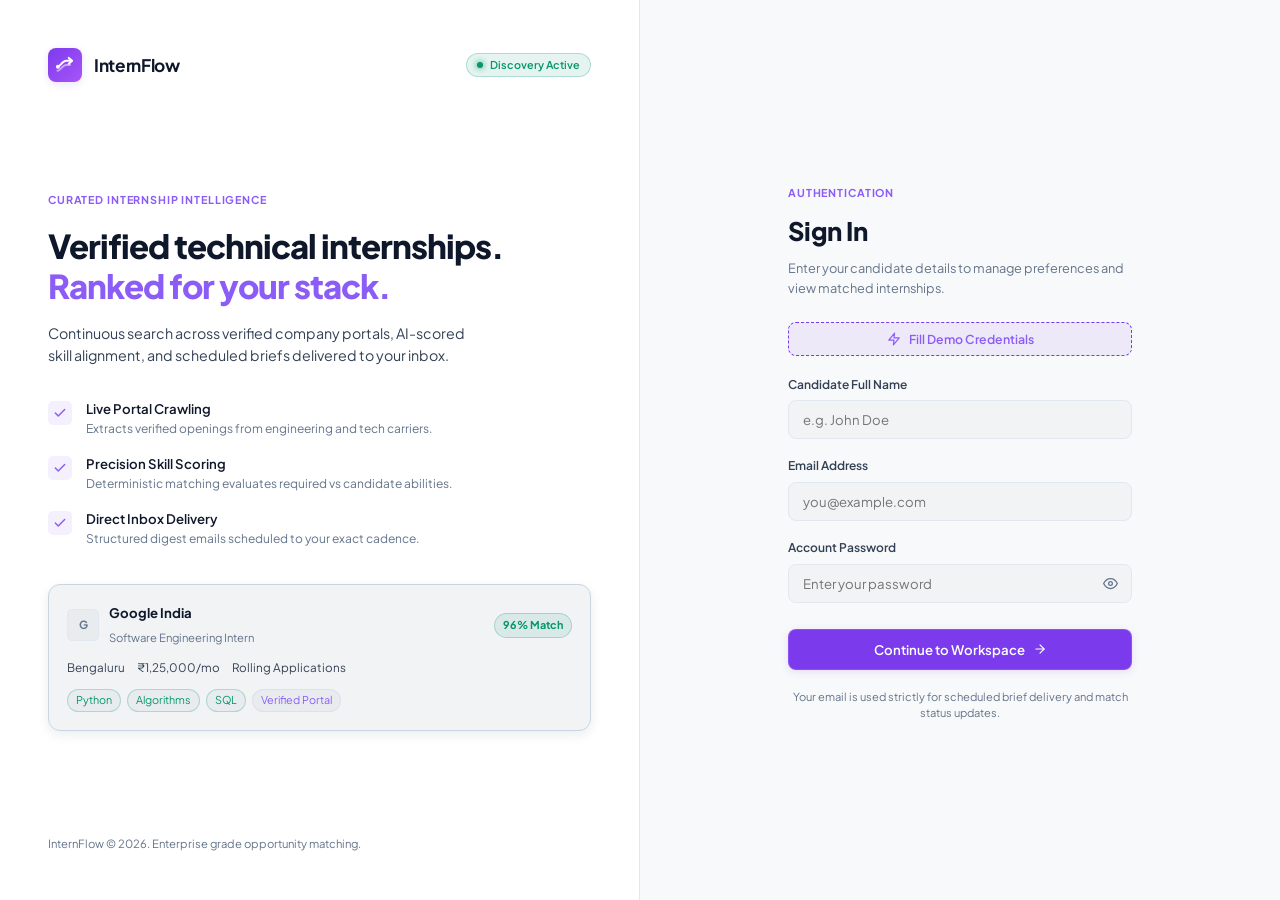
<file: index.html>
<!DOCTYPE html>
<html lang="en">

<head>
    <meta charset="UTF-8">
    <meta name="viewport" content="width=device-width, initial-scale=1.0">
    <meta name="description"
        content="InternFlow — Executive internship intelligence and automated matching engine for engineering and technology opportunities.">

    <title>InternFlow — Internship Discovery & Intelligence</title>
    <link rel="icon" type="image/svg+xml"
        href="data:image/svg+xml,%3Csvg xmlns='http://www.w3.org/2000/svg' viewBox='0 0 32 32'%3E%3Crect width='32' height='32' rx='8' fill='%237C3AED'/%3E%3Cpath d='M5 19c4 0 6.5-8.5 12.5-8.5h7.5' stroke='white' stroke-width='2.6' stroke-linecap='round' stroke-linejoin='round' fill='none'/%3E%3Cpath d='M21 6.5l4 4-4 4' stroke='white' stroke-width='2.6' stroke-linecap='round' stroke-linejoin='round' fill='none'/%3E%3Cpath d='M5 25c4 0 6.5-8.5 12.5-8.5h5' stroke='white' stroke-width='2.6' stroke-linecap='round' stroke-opacity='0.5' fill='none'/%3E%3Ccircle cx='5.5' cy='19' r='1.5' fill='white'/%3E%3C/svg%3E">

    <link rel="preconnect" href="https://fonts.googleapis.com">
    <link rel="preconnect" href="https://fonts.gstatic.com" crossorigin>
    <link
        href="https://fonts.googleapis.com/css2?family=Plus+Jakarta+Sans:wght@300;400;500;600;700;800&family=JetBrains+Mono:wght@400;500&display=swap"
        rel="stylesheet">

    <link rel="stylesheet" href="style.css">
</head>

<body class="light-theme">

    <!-- ================= LOGIN VIEW ================= -->

    <section id="loginPage" class="page active">

        <div class="login-page">

            <!-- Left Visual Panel -->
            <div class="login-visual">

                <div class="visual-top">
                    <div class="visual-brand-wrap">
                        <div class="brand-logo-mark" aria-label="InternFlow Logo">
                            <svg class="brand-icon" width="20" height="20" viewBox="0 0 24 24" fill="none"
                                stroke="currentColor" stroke-width="2.4" stroke-linecap="round" stroke-linejoin="round">
                                <path d="M3 14c3.5 0 5.5-7 10.5-7h6.5" />
                                <polyline points="16.5 3.5 20.5 7 16.5 10.5" />
                                <path d="M3 19c3.5 0 5.5-7 10.5-7h4.5" stroke-opacity="0.5" />
                                <circle cx="3.5" cy="14" r="1.2" fill="currentColor" />
                            </svg>
                        </div>
                        <span class="brand-title">InternFlow</span>
                    </div>
                    <div class="engine-live-pill">
                        <span class="pulse-dot"></span>
                        <span>Discovery Active</span>
                    </div>
                </div>

                <div class="visual-content">

                    <span class="category-eyebrow">
                        CURATED INTERNSHIP INTELLIGENCE
                    </span>

                    <h1>
                        Verified technical internships.<br>
                        <span>Ranked for your stack.</span>
                    </h1>

                    <p class="visual-lead">
                        Continuous search across verified company portals, AI-scored skill alignment, and scheduled
                        briefs delivered to your inbox.
                    </p>

                    <div class="visual-feature-list">

                        <div class="visual-feature-item">
                            <div class="feature-icon-box">
                                <svg width="14" height="14" viewBox="0 0 24 24" fill="none" stroke="currentColor"
                                    stroke-width="2.5" stroke-linecap="round" stroke-linejoin="round">
                                    <polyline points="20 6 9 17 4 12"></polyline>
                                </svg>
                            </div>
                            <div>
                                <strong>Live Portal Crawling</strong>
                                <p>Extracts verified openings from engineering and tech carriers.</p>
                            </div>
                        </div>

                        <div class="visual-feature-item">
                            <div class="feature-icon-box">
                                <svg width="14" height="14" viewBox="0 0 24 24" fill="none" stroke="currentColor"
                                    stroke-width="2.5" stroke-linecap="round" stroke-linejoin="round">
                                    <polyline points="20 6 9 17 4 12"></polyline>
                                </svg>
                            </div>
                            <div>
                                <strong>Precision Skill Scoring</strong>
                                <p>Deterministic matching evaluates required vs candidate abilities.</p>
                            </div>
                        </div>

                        <div class="visual-feature-item">
                            <div class="feature-icon-box">
                                <svg width="14" height="14" viewBox="0 0 24 24" fill="none" stroke="currentColor"
                                    stroke-width="2.5" stroke-linecap="round" stroke-linejoin="round">
                                    <polyline points="20 6 9 17 4 12"></polyline>
                                </svg>
                            </div>
                            <div>
                                <strong>Direct Inbox Delivery</strong>
                                <p>Structured digest emails scheduled to your exact cadence.</p>
                            </div>
                        </div>

                    </div>

                    <!-- Clean Preview Snippet -->
                    <div class="hero-live-preview">
                        <div class="preview-badge-row">
                            <div class="preview-company-group">
                                <span class="preview-avatar">G</span>
                                <div>
                                    <strong>Google India</strong>
                                    <span>Software Engineering Intern</span>
                                </div>
                            </div>
                            <span class="preview-match-pill">96% Match</span>
                        </div>
                        <div class="preview-meta-row">
                            <span>Bengaluru</span>
                            <span>₹1,25,000/mo</span>
                            <span>Rolling Applications</span>
                        </div>
                        <div class="preview-skills-row">
                            <span class="preview-chip match">Python</span>
                            <span class="preview-chip match">Algorithms</span>
                            <span class="preview-chip match">SQL</span>
                            <span class="preview-chip verified-chip">Verified Portal</span>
                        </div>
                    </div>

                </div>

                <div class="visual-footer">
                    <span>InternFlow &copy; 2026. Enterprise grade opportunity matching.</span>
                </div>

            </div>


            <!-- Right Form Panel -->
            <div class="login-form-area">

                <div class="mobile-brand">
                    <div class="brand-logo-mark" aria-label="InternFlow Logo">
                        <svg class="brand-icon" width="20" height="20" viewBox="0 0 24 24" fill="none"
                            stroke="currentColor" stroke-width="2.4" stroke-linecap="round" stroke-linejoin="round">
                            <path d="M3 14c3.5 0 5.5-7 10.5-7h6.5" />
                            <polyline points="16.5 3.5 20.5 7 16.5 10.5" />
                            <path d="M3 19c3.5 0 5.5-7 10.5-7h4.5" stroke-opacity="0.5" />
                            <circle cx="3.5" cy="14" r="1.2" fill="currentColor" />
                        </svg>
                    </div>
                    <span class="brand-title">InternFlow</span>
                </div>

                <div class="login-form-wrapper">

                    <span class="category-eyebrow">
                        AUTHENTICATION
                    </span>

                    <h2>Sign In</h2>

                    <p class="form-description">
                        Enter your candidate details to manage preferences and view matched internships.
                    </p>

                    <div class="quick-demo-wrap">
                        <button type="button" id="quickDemoBtn" class="quick-demo-btn">
                            <svg width="14" height="14" viewBox="0 0 24 24" fill="none" stroke="currentColor"
                                stroke-width="2" stroke-linecap="round" stroke-linejoin="round">
                                <polygon points="13 2 3 14 12 14 11 22 21 10 12 10 13 2"></polygon>
                            </svg>
                            <span>Fill Demo Credentials</span>
                        </button>
                    </div>

                    <form id="loginForm">

                        <div class="input-group">
                            <label for="loginName">Candidate Full Name</label>
                            <input type="text" id="loginName" placeholder="e.g. John Doe" required autocomplete="name">
                        </div>

                        <div class="input-group">
                            <label for="loginEmail">Email Address</label>
                            <input type="email" id="loginEmail" placeholder="you@example.com" required
                                autocomplete="email">
                        </div>

                        <div class="input-group">
                            <label for="loginPassword">Account Password</label>
                            <div class="password-input-wrap">
                                <input type="password" id="loginPassword" placeholder="Enter your password" required
                                    autocomplete="current-password">
                                <button type="button" id="togglePasswordBtn" class="toggle-password-btn"
                                    title="Toggle password visibility" aria-label="Toggle password visibility">
                                    <svg width="15" height="15" viewBox="0 0 24 24" fill="none" stroke="currentColor"
                                        stroke-width="2" stroke-linecap="round" stroke-linejoin="round">
                                        <path d="M1 12s4-8 11-8 11 8 11 8-4 8-11 8-11-8-11-8z"></path>
                                        <circle cx="12" cy="12" r="3"></circle>
                                    </svg>
                                </button>
                            </div>
                        </div>

                        <button type="submit" class="primary-btn">
                            <span>Continue to Workspace</span>
                            <svg width="14" height="14" viewBox="0 0 24 24" fill="none" stroke="currentColor"
                                stroke-width="2" stroke-linecap="round" stroke-linejoin="round">
                                <line x1="5" y1="12" x2="19" y2="12"></line>
                                <polyline points="12 5 19 12 12 19"></polyline>
                            </svg>
                        </button>

                    </form>

                    <p class="privacy-note">
                        Your email is used strictly for scheduled brief delivery and match status updates.
                    </p>

                </div>

            </div>

        </div>

    </section>


    <!-- ================= PREFERENCES VIEW ================= -->

    <section id="preferencesPage" class="page">

        <div class="app-shell">

            <header class="topbar">
                <div class="topbar-inner">
                    <div class="brand">
                        <div class="brand-logo-mark" aria-label="InternFlow Logo">
                            <svg class="brand-icon" width="20" height="20" viewBox="0 0 24 24" fill="none"
                                stroke="currentColor" stroke-width="2.4" stroke-linecap="round" stroke-linejoin="round">
                                <path d="M3 14c3.5 0 5.5-7 10.5-7h6.5" />
                                <polyline points="16.5 3.5 20.5 7 16.5 10.5" />
                                <path d="M3 19c3.5 0 5.5-7 10.5-7h4.5" stroke-opacity="0.5" />
                                <circle cx="3.5" cy="14" r="1.2" fill="currentColor" />
                            </svg>
                        </div>
                        <span class="brand-title">InternFlow</span>
                    </div>

                    <div class="topbar-right">
                        <button id="logoutBtn" class="secondary-btn btn-sm">
                            Sign Out
                        </button>
                    </div>
                </div>
            </header>


            <main class="preferences-main">

                <div class="preferences-container">

                    <div class="page-header-block">
                        <span class="category-eyebrow">CONFIGURATION</span>
                        <h1>Matching Preferences</h1>
                        <p>Specify your target disciplines, technical stack, compensation floor, and notification
                            cadence.</p>
                    </div>

                    <form id="preferencesForm">

                        <!-- 1. Domain & Target Role -->
                        <div class="settings-card">
                            <div class="settings-card-header">
                                <h3>Target Discipline & Role</h3>
                                <p>Select your primary industry vertical and opportunity classification.</p>
                            </div>

                            <div class="form-grid-two">
                                <div class="field">
                                    <label for="domain">Primary Domain</label>
                                    <select id="domain" required>
                                        <option value="">Select Domain...</option>
                                        <option>Cybersecurity</option>
                                        <option>Software Development</option>
                                        <option>Web Development</option>
                                        <option>App Development</option>
                                        <option>Data Science</option>
                                        <option>Artificial Intelligence</option>
                                        <option>Machine Learning</option>
                                        <option>Cloud Computing</option>
                                        <option>DevOps</option>
                                        <option>Cloud Security</option>
                                        <option>IoT</option>
                                        <option>Embedded Systems</option>
                                        <option>Networking</option>
                                        <option>Blockchain</option>
                                        <option>UI/UX Design</option>
                                        <option>Product Management</option>
                                        <option>Business Analytics</option>
                                        <option>Other</option>
                                    </select>
                                </div>

                                <div class="field">
                                    <label for="internshipType">Role Classification</label>
                                    <select id="internshipType">
                                        <option value="Any">Any Classification</option>
                                        <option>Technical</option>
                                        <option>Engineering</option>
                                        <option>Research</option>
                                        <option>Product</option>
                                        <option>Design</option>
                                        <option>Non-Technical</option>
                                    </select>
                                </div>
                            </div>
                        </div>


                        <!-- 2. Technical Stack & Skills -->
                        <div class="settings-card">
                            <div class="settings-card-header">
                                <h3>Technical Stack & Skills</h3>
                                <p>Enter the specific languages, libraries, tools, and platforms you want matched.</p>
                            </div>

                            <div class="field">
                                <label for="skills">Skills & Technologies (comma separated)</label>
                                <input type="text" id="skills" placeholder="e.g. Python, SQL, React, Linux, Docker, AWS"
                                    required>

                                <div class="skills-suggestion-chips">
                                    <span class="suggestion-label">Quick Suggestions:</span>
                                    <button type="button" class="skill-suggestion-chip" data-skill="Python">+
                                        Python</button>
                                    <button type="button" class="skill-suggestion-chip" data-skill="JavaScript">+
                                        JavaScript</button>
                                    <button type="button" class="skill-suggestion-chip" data-skill="SQL">+ SQL</button>
                                    <button type="button" class="skill-suggestion-chip" data-skill="React">+
                                        React</button>
                                    <button type="button" class="skill-suggestion-chip" data-skill="Docker">+
                                        Docker</button>
                                    <button type="button" class="skill-suggestion-chip" data-skill="Machine Learning">+
                                        ML</button>
                                    <button type="button" class="skill-suggestion-chip" data-skill="AWS">+ AWS</button>
                                    <button type="button" class="skill-suggestion-chip" data-skill="Node.js">+
                                        Node.js</button>
                                    <button type="button" class="skill-suggestion-chip" data-skill="Java">+
                                        Java</button>
                                </div>
                            </div>
                        </div>


                        <!-- 3. Location & Work Arrangement -->
                        <div class="settings-card">
                            <div class="settings-card-header">
                                <h3>Location & Work Arrangement</h3>
                                <p>Select acceptable cities and work modes for your placement.</p>
                            </div>

                            <div class="field">
                                <label>Target Work Hubs</label>
                                <div class="location-grid">
                                    <label class="choice"><input type="checkbox"
                                            value="Mumbai"><span>Mumbai</span></label>
                                    <label class="choice"><input type="checkbox" value="Pune"><span>Pune</span></label>
                                    <label class="choice"><input type="checkbox"
                                            value="Bengaluru"><span>Bengaluru</span></label>
                                    <label class="choice"><input type="checkbox"
                                            value="Hyderabad"><span>Hyderabad</span></label>
                                    <label class="choice"><input type="checkbox" value="Delhi NCR"><span>Delhi
                                            NCR</span></label>
                                    <label class="choice"><input type="checkbox"
                                            value="Chennai"><span>Chennai</span></label>
                                    <label class="choice"><input type="checkbox"
                                            value="Kolkata"><span>Kolkata</span></label>
                                    <label class="choice"><input type="checkbox"
                                            value="Ahmedabad"><span>Ahmedabad</span></label>
                                    <label class="choice"><input type="checkbox"
                                            value="Noida"><span>Noida</span></label>
                                    <label class="choice"><input type="checkbox"
                                            value="Gurugram"><span>Gurugram</span></label>
                                    <label class="choice"><input type="checkbox"
                                            value="Remote"><span>Remote</span></label>
                                    <label class="choice"><input type="checkbox"
                                            value="Anywhere in India"><span>Anywhere in India</span></label>
                                </div>
                            </div>

                            <div class="form-grid-two" style="margin-top: 16px;">
                                <div class="field">
                                    <label for="workMode">Work Arrangement</label>
                                    <select id="workMode">
                                        <option value="Any">Any Arrangement</option>
                                        <option>Remote</option>
                                        <option>Hybrid</option>
                                        <option>On-site</option>
                                    </select>
                                </div>

                                <div class="field">
                                    <label for="customLocation">Additional Location</label>
                                    <input type="text" id="customLocation" placeholder="Add custom city or state">
                                </div>
                            </div>
                        </div>


                        <!-- 4. Compensation & Duration -->
                        <div class="settings-card">
                            <div class="settings-card-header">
                                <h3>Compensation & Commitment</h3>
                                <p>Establish your minimum stipend criteria and placement duration.</p>
                            </div>

                            <div class="form-grid-three">
                                <div class="field">
                                    <label for="stipend">Minimum Monthly Stipend</label>
                                    <div class="rupee-input">
                                        <span class="currency-prefix">₹</span>
                                        <input type="number" id="stipend" min="0" step="1000" value="10000" required>
                                    </div>
                                </div>

                                <div class="field">
                                    <label for="paymentType">Compensation Type</label>
                                    <select id="paymentType">
                                        <option value="Paid only">Paid Opportunities Only</option>
                                        <option value="Any">Paid or Unpaid</option>
                                        <option value="Unpaid">Unpaid Acceptable</option>
                                    </select>
                                </div>

                                <div class="field">
                                    <label for="duration">Maximum Duration</label>
                                    <select id="duration">
                                        <option value="Any">Any Duration</option>
                                        <option>1 month</option>
                                        <option>2 months</option>
                                        <option>3 months</option>
                                        <option>6 months</option>
                                        <option>12 months</option>
                                    </select>
                                </div>
                            </div>
                        </div>


                        <!-- 5. Eligibility & Scale -->
                        <div class="settings-card">
                            <div class="settings-card-header">
                                <h3>Eligibility & Company Profile</h3>
                                <p>Filters to ensure you meet institutional and timing requirements.</p>
                            </div>

                            <div class="form-grid-four">
                                <div class="field">
                                    <label for="studyYear">Academic Standing</label>
                                    <select id="studyYear">
                                        <option>First year</option>
                                        <option selected>Second year</option>
                                        <option>Third year</option>
                                        <option>Fourth year</option>
                                        <option>Postgraduate</option>
                                    </select>
                                </div>

                                <div class="field">
                                    <label for="availability">Earliest Availability</label>
                                    <select id="availability">
                                        <option>Immediately</option>
                                        <option>Within 1 month</option>
                                        <option>Next month</option>
                                        <option>Flexible</option>
                                    </select>
                                </div>

                                <div class="field">
                                    <label for="deadline">Closing Date Threshold</label>
                                    <select id="deadline">
                                        <option>Any deadline</option>
                                        <option>At least 3 days left</option>
                                        <option>At least 1 week left</option>
                                        <option>At least 2 weeks left</option>
                                    </select>
                                </div>

                                <div class="field">
                                    <label for="companyType">Organization Scale</label>
                                    <select id="companyType">
                                        <option>Any company</option>
                                        <option>Startup</option>
                                        <option>Mid-size company</option>
                                        <option>Large Enterprise</option>
                                        <option>MNC</option>
                                        <option>Research Institute</option>
                                    </select>
                                </div>
                            </div>
                        </div>


                        <!-- 6. Automated Brief Delivery -->
                        <div class="settings-card">
                            <div class="settings-card-header">
                                <h3>Scheduled Brief Delivery</h3>
                                <p>Automated summary digests dispatched directly to your registered inbox.</p>
                            </div>

                            <div class="form-grid-two">
                                <div class="email-address-box">
                                    <div class="email-symbol-box">
                                        <svg width="18" height="18" viewBox="0 0 24 24" fill="none"
                                            stroke="currentColor" stroke-width="2" stroke-linecap="round"
                                            stroke-linejoin="round">
                                            <path
                                                d="M4 4h16c1.1 0 2 .9 2 2v12c0 1.1-.9 2-2 2H4c-1.1 0-2-.9-2-2V6c0-1.1.9-2 2-2z">
                                            </path>
                                            <polyline points="22,6 12,13 2,6"></polyline>
                                        </svg>
                                    </div>
                                    <div>
                                        <small class="field-caption">RECIPIENT INBOX</small>
                                        <strong id="preferenceEmail">your.email@example.com</strong>
                                    </div>
                                </div>

                                <div class="field">
                                    <label for="frequency">Dispatch Frequency</label>
                                    <select id="frequency">
                                        <option>Daily</option>
                                        <option>Every 3 days</option>
                                        <option>Weekly</option>
                                        <option value="Paused">Paused (No emails)</option>
                                    </select>
                                </div>
                            </div>
                        </div>


                        <!-- Actions Bar -->
                        <div class="form-actions-card">
                            <div>
                                <strong>Save Matching Profile</strong>
                                <p>Your search feed will immediately refresh with these updated parameters.</p>
                            </div>
                            <button type="submit" class="primary-btn">
                                <span>Save &amp; View Opportunities</span>
                                <svg width="14" height="14" viewBox="0 0 24 24" fill="none" stroke="currentColor"
                                    stroke-width="2" stroke-linecap="round" stroke-linejoin="round">
                                    <polyline points="9 18 15 12 9 6"></polyline>
                                </svg>
                            </button>
                        </div>

                    </form>

                </div>

            </main>

        </div>

    </section>


    <!-- ================= DASHBOARD VIEW ================= -->

    <section id="dashboardPage" class="page">

        <div class="app-shell">

            <header class="topbar">
                <div class="topbar-inner">
                    <div class="brand">
                        <div class="brand-logo-mark" aria-label="InternFlow Logo">
                            <svg class="brand-icon" width="20" height="20" viewBox="0 0 24 24" fill="none"
                                stroke="currentColor" stroke-width="2.4" stroke-linecap="round" stroke-linejoin="round">
                                <path d="M3 14c3.5 0 5.5-7 10.5-7h6.5" />
                                <polyline points="16.5 3.5 20.5 7 16.5 10.5" />
                                <path d="M3 19c3.5 0 5.5-7 10.5-7h4.5" stroke-opacity="0.5" />
                                <circle cx="3.5" cy="14" r="1.2" fill="currentColor" />
                            </svg>
                        </div>
                        <span class="brand-title">InternFlow</span>
                        <div class="engine-live-pill topbar-pill">
                            <span class="pulse-dot"></span>
                            <span>Engine Active</span>
                        </div>
                    </div>

                    <div class="topbar-right">

                        <div class="user-profile-badge">
                            <span class="user-avatar-initial">J</span>
                            <span id="userEmail" class="user-email-text">user@example.com</span>
                        </div>

                        <button id="dashboardLogout" class="secondary-btn btn-sm">
                            Sign Out
                        </button>
                    </div>
                </div>
            </header>


            <main class="dashboard-main">

                <div class="dashboard-container">

                    <!-- Dashboard Header & Top Utilities -->
                    <div class="workspace-header">
                        <div class="workspace-titles">
                            <span class="category-eyebrow">OPPORTUNITY FEED</span>
                            <h1 id="welcomeText">Matched Opportunities</h1>
                            <p class="workspace-sub">Live job openings discovered and ranked against your criteria.</p>
                        </div>

                        <div class="workspace-actions">
                            <button id="editPreferences" type="button" class="secondary-btn">
                                <svg width="14" height="14" viewBox="0 0 24 24" fill="none" stroke="currentColor"
                                    stroke-width="2" stroke-linecap="round" stroke-linejoin="round">
                                    <circle cx="12" cy="12" r="3"></circle>
                                    <path
                                        d="M19.4 15a1.65 1.65 0 0 0 .33 1.82l.06.06a2 2 0 0 1 0 2.83 2 2 0 0 1-2.83 0l-.06-.06a1.65 1.65 0 0 0-1.82-.33 1.65 1.65 0 0 0-1 1.51V21a2 2 0 0 1-2 2 2 2 0 0 1-2-2v-.09A1.65 1.65 0 0 0 9 19.4a1.65 1.65 0 0 0-1.82.33l-.06.06a2 2 0 0 1-2.83 0 2 2 0 0 1 0-2.83l.06-.06a1.65 1.65 0 0 0 .33-1.82 1.65 1.65 0 0 0-1.51-1H3a2 2 0 0 1-2-2 2 2 0 0 1 2-2h.09A1.65 1.65 0 0 0 4.6 9a1.65 1.65 0 0 0-.33-1.82l-.06-.06a2 2 0 0 1 0-2.83 2 2 0 0 1 2.83 0l.06.06a1.65 1.65 0 0 0 1.82.33H9a1.65 1.65 0 0 0 1-1.51V3a2 2 0 0 1 2-2 2 2 0 0 1 2 2v.09a1.65 1.65 0 0 0 1 1.51 1.65 1.65 0 0 0 1.82-.33l.06-.06a2 2 0 0 1 2.83 0 2 2 0 0 1 0 2.83l-.06.06a1.65 1.65 0 0 0-.33 1.82V9a1.65 1.65 0 0 0 1.51 1H21a2 2 0 0 1 2 2 2 2 0 0 1-2 2h-.09a1.65 1.65 0 0 0-1.51 1z">
                                    </path>
                                </svg>
                                <span>Edit Criteria</span>
                            </button>

                            <button id="triggerTestEmailBtn" type="button" class="secondary-btn">
                                <svg width="14" height="14" viewBox="0 0 24 24" fill="none" stroke="currentColor"
                                    stroke-width="2" stroke-linecap="round" stroke-linejoin="round">
                                    <path
                                        d="M4 4h16c1.1 0 2 .9 2 2v12c0 1.1-.9 2-2 2H4c-1.1 0-2-.9-2-2V6c0-1.1.9-2 2-2z">
                                    </path>
                                    <polyline points="22,6 12,13 2,6"></polyline>
                                </svg>
                                <span>Send Test Digest</span>
                            </button>

                            <button id="refreshSearchBtn" type="button" class="primary-btn btn-sm">
                                <svg width="14" height="14" viewBox="0 0 24 24" fill="none" stroke="currentColor"
                                    stroke-width="2" stroke-linecap="round" stroke-linejoin="round">
                                    <polyline points="23 4 23 10 17 10"></polyline>
                                    <path d="M20.49 15a9 9 0 1 1-2.12-9.36L23 10"></path>
                                </svg>
                                <span>Refresh</span>
                            </button>
                        </div>
                    </div>


                    <!-- Compact Executive Metric Ribbon -->
                    <div class="metrics-ribbon">
                        <div class="metric-cell">
                            <span class="metric-label">TARGET DOMAIN</span>
                            <strong id="summaryDomain" class="metric-value">—</strong>
                            <small id="summaryType" class="metric-hint">Any Classification</small>
                        </div>

                        <div class="metric-cell">
                            <span class="metric-label">MINIMUM STIPEND</span>
                            <strong id="summaryStipend" class="metric-value">—</strong>
                            <small id="summaryWorkMode" class="metric-hint">Any Arrangement</small>
                        </div>

                        <div class="metric-cell">
                            <span class="metric-label">LOCATIONS</span>
                            <strong id="summaryLocation" class="metric-value">—</strong>
                            <small id="matchTargetStatus" class="metric-hint">Deduplicated Pipeline</small>
                        </div>

                        <div class="metric-cell">
                            <span class="metric-label">SCHEDULED DELIVERY</span>
                            <strong id="frequencyStatus" class="metric-value">Daily</strong>
                            <small id="automationLastStatus" class="metric-hint">Runner Active</small>
                        </div>
                    </div>

                    <!-- Skills Indicator Row -->
                    <div class="skills-indicator-strip">
                        <span class="skills-strip-label">FILTERING BY SKILLS:</span>
                        <div id="summarySkills" class="skills-strip-content">—</div>
                    </div>

                    <!-- Hidden fields for script.js telemetry and binding -->
                    <div style="display: none;">
                        <span id="lastBriefStatus">Ready to dispatch</span>
                        <span id="lastBriefDesc">Personalized brief ready</span>
                        <span id="automationFrequency">Daily</span>
                        <span id="automationRecipient">—</span>
                    </div>

                    <!-- Feedback Banner -->
                    <div id="emailActionFeedback" class="action-feedback-box" style="display: none;"></div>


                    <!-- Opportunities Section -->
                    <section class="opportunities-section">

                        <!-- Unified Search & Filter Toolbar -->
                        <div class="workspace-toolbar">

                            <div class="toolbar-search-wrap">
                                <span class="toolbar-search-icon">
                                    <svg width="15" height="15" viewBox="0 0 24 24" fill="none" stroke="currentColor"
                                        stroke-width="2" stroke-linecap="round" stroke-linejoin="round">
                                        <circle cx="11" cy="11" r="8"></circle>
                                        <line x1="21" y1="21" x2="16.65" y2="16.65"></line>
                                    </svg>
                                </span>
                                <input type="text" id="internshipSearchInput" class="toolbar-search-input"
                                    placeholder="Filter by role, company, skills, or city..."
                                    aria-label="Filter internships">
                                <button type="button" id="clearSearchBtn" class="clear-search-btn"
                                    style="display: none;" title="Clear search">✕</button>
                            </div>

                            <div class="toolbar-pills-row">
                                <button type="button" class="filter-pill active" data-filter="all">All Roles</button>
                                <button type="button" class="filter-pill" data-filter="high-match">80%+ Match</button>
                                <button type="button" class="filter-pill" data-filter="remote">Remote Only</button>
                                <button type="button" class="filter-pill" data-filter="paid">Paid Only</button>
                                <button type="button" class="filter-pill" data-filter="saved">Saved (<span
                                        id="savedCountBadge">0</span>)</button>
                            </div>

                            <div class="toolbar-sort-wrap">
                                <label for="sortSelector" class="sort-label">Sort:</label>
                                <select id="sortSelector" class="toolbar-sort-select" aria-label="Sort internships">
                                    <option value="match-desc">Highest Match %</option>
                                    <option value="company-asc">Company (A-Z)</option>
                                    <option value="deadline">Closing Soon</option>
                                </select>
                            </div>

                        </div>

                        <!-- Results Header Count -->
                        <div class="results-header-bar">
                            <span class="results-heading">Discovered Openings</span>
                            <span id="resultsCount" class="results-counter-badge">0 Discovered</span>
                        </div>

                        <!-- Internship Cards Grid -->
                        <div id="internshipResults" class="internship-results-grid"></div>

                    </section>

                </div>

            </main>

        </div>

    </section>

    <!-- Global Toast Notifications Container -->
    <div id="toastContainer" class="toast-container" aria-live="polite"></div>

    <script src="script.js"></script>

</body>

</html>
</file>
<file: style.css>
/* ==========================================================================
   INTERNFLOW — EXECUTIVE PROFESSIONAL DESIGN SYSTEM
   Strict Rules: ZERO Blue, ZERO Cream, ZERO Teal.
   Aesthetics: Deep Obsidian Slate, Pure Titanium Light Mode,
   Royal Violet / Executive Amethyst Accents, Emerald & Amber Badges.
   ========================================================================== */

@import url('https://fonts.googleapis.com/css2?family=Plus+Jakarta+Sans:wght@300;400;500;600;700;800&family=JetBrains+Mono:wght@400;500;600&display=swap');

/* =========================================
   1. DESIGN TOKENS (PURE EXECUTIVE LIGHT THEME)
   Strict Rules: ZERO Blue, ZERO Cream, ZERO Teal.
   Aesthetics: Crisp White & Slate Surfaces, High-Contrast Slate Typography,
   Royal Violet / Executive Amethyst Accents, Emerald & Amber Badges.
   ========================================= */

:root,
body,
body.light-theme {
    /* Base Surfaces: Pure Crisp Light Palette */
    --bg-base: #F8F9FA;
    --bg-surface: #FFFFFF;
    --bg-surface-elevated: #F1F3F5;
    --bg-surface-hover: #E9ECEF;
    --bg-subtle: rgba(15, 23, 42, 0.03);

    /* Borders & Structural Dividers */
    --border-subtle: #E2E8F0;
    --border-medium: #CBD5E1;
    --border-hover: rgba(124, 58, 237, 0.45);
    --border-active: #7C3AED;
    --glass-card: rgba(255, 255, 255, 0.98);

    /* Typography Hierarchy: Ultra Crisp Charcoal & Slate */
    --text-primary: #0F172A;
    --text-secondary: #334155;
    --text-muted: #64748B;
    --text-inverse: #FFFFFF;

    /* Primary Accent: Executive Violet / Royal Iris (Strictly Non-Blue, Non-Teal) */
    --primary: #7C3AED;
    --primary-hover: #6D28D9;
    --primary-light: #8B5CF6;
    --primary-glow: rgba(124, 58, 237, 0.15);
    --primary-subtle: rgba(124, 58, 237, 0.08);
    --primary-gradient: linear-gradient(135deg, #7C3AED 0%, #A855F7 100%);

    /* Functional Accents */
    --accent-emerald: #059669;
    --accent-emerald-subtle: rgba(5, 150, 105, 0.1);
    --accent-emerald-border: rgba(5, 150, 105, 0.25);

    --accent-amber: #D97706;
    --accent-amber-subtle: rgba(217, 119, 6, 0.1);
    --accent-amber-border: rgba(217, 119, 6, 0.25);

    --accent-ruby: #DC2626;
    --accent-ruby-subtle: rgba(220, 38, 38, 0.1);
    --accent-ruby-border: rgba(220, 38, 38, 0.25);

    /* Radii */
    --radius-xs: 5px;
    --radius-sm: 8px;
    --radius-md: 12px;
    --radius-lg: 18px;
    --radius-pill: 9999px;

    /* Depth & Shadows */
    --shadow-sm: 0 1px 3px rgba(15, 23, 42, 0.06);
    --shadow-md: 0 4px 12px rgba(15, 23, 42, 0.08);
    --shadow-lg: 0 12px 32px rgba(15, 23, 42, 0.1);
    --shadow-card: 0 2px 6px rgba(15, 23, 42, 0.04), 0 0 0 1px var(--border-subtle);

    /* Transitions */
    --transition-fast: 0.15s cubic-bezier(0.16, 1, 0.3, 1);
    --transition-normal: 0.22s cubic-bezier(0.16, 1, 0.3, 1);

    font-family: "Plus Jakarta Sans", -apple-system, BlinkMacSystemFont, "Segoe UI", Roboto, sans-serif;
}


/* =========================================
   3. GLOBAL RESET & BASE STYLES
   ========================================= */

*, *::before, *::after {
    box-sizing: border-box;
    margin: 0;
    padding: 0;
}

html {
    font-size: 15px;
    scroll-behavior: smooth;
    -webkit-text-size-adjust: 100%;
}

body {
    background-color: var(--bg-base);
    color: var(--text-primary);
    font-family: "Plus Jakarta Sans", -apple-system, BlinkMacSystemFont, "Segoe UI", Roboto, sans-serif;
    line-height: 1.55;
    -webkit-font-smoothing: antialiased;
    -moz-osx-font-smoothing: grayscale;
    min-height: 100vh;
    overflow-x: hidden;
    transition: background-color var(--transition-normal), color var(--transition-normal);
}

a {
    color: inherit;
    text-decoration: none;
}

button, input, select {
    font-family: inherit;
    font-size: inherit;
}

/* Page Visibility Switcher */
.page {
    display: none;
    min-height: 100vh;
    animation: fadeInPage 0.25s ease-out;
}

.page.active {
    display: block;
}

@keyframes fadeInPage {
    from {
        opacity: 0;
        transform: translateY(4px);
    }
    to {
        opacity: 1;
        transform: translateY(0);
    }
}


/* =========================================
   4. TYPOGRAPHY & BRAND TOKENS
   ========================================= */

.category-eyebrow {
    display: inline-block;
    font-size: 0.72rem;
    font-weight: 700;
    letter-spacing: 0.08em;
    text-transform: uppercase;
    color: var(--primary-light);
    margin-bottom: 6px;
}

.brand-logo-mark {
    width: 34px;
    height: 34px;
    background: var(--primary-gradient);
    border-radius: var(--radius-sm);
    display: flex;
    align-items: center;
    justify-content: center;
    box-shadow: 0 2px 8px var(--primary-glow);
    flex-shrink: 0;
}

.brand-logo-mark svg.brand-icon {
    width: 20px;
    height: 20px;
    display: block;
    color: #FFFFFF;
    stroke: #FFFFFF;
}

.brand-title {
    font-size: 1.15rem;
    font-weight: 700;
    letter-spacing: -0.02em;
    color: var(--text-primary);
}

.engine-live-pill {
    display: inline-flex;
    align-items: center;
    gap: 7px;
    padding: 3px 10px;
    background: var(--accent-emerald-subtle);
    border: 1px solid var(--accent-emerald-border);
    border-radius: var(--radius-pill);
    font-size: 0.72rem;
    font-weight: 600;
    color: var(--accent-emerald);
}

.pulse-dot {
    width: 6px;
    height: 6px;
    border-radius: 50%;
    background-color: var(--accent-emerald);
    box-shadow: 0 0 6px var(--accent-emerald);
    animation: pulseGlow 2s infinite;
}

@keyframes pulseGlow {
    0%, 100% { opacity: 1; transform: scale(1); }
    50% { opacity: 0.4; transform: scale(0.85); }
}


/* =========================================
   5. BUTTONS & UI CONTROLS
   ========================================= */

.primary-btn {
    display: inline-flex;
    align-items: center;
    justify-content: center;
    gap: 8px;
    padding: 9px 18px;
    background: var(--primary);
    color: #FFFFFF;
    font-weight: 600;
    font-size: 0.88rem;
    border-radius: var(--radius-sm);
    border: 1px solid rgba(255, 255, 255, 0.12);
    cursor: pointer;
    box-shadow: 0 2px 8px var(--primary-glow);
    transition: background-color var(--transition-fast), transform var(--transition-fast);
}

.primary-btn:hover {
    background: var(--primary-hover);
    transform: translateY(-1px);
}

.primary-btn:active {
    transform: translateY(0);
}

.secondary-btn {
    display: inline-flex;
    align-items: center;
    justify-content: center;
    gap: 7px;
    padding: 8px 16px;
    background: var(--bg-surface-elevated);
    color: var(--text-secondary);
    font-weight: 600;
    font-size: 0.85rem;
    border-radius: var(--radius-sm);
    border: 1px solid var(--border-subtle);
    cursor: pointer;
    transition: all var(--transition-fast);
}

.secondary-btn:hover {
    background: var(--bg-surface-hover);
    color: var(--text-primary);
    border-color: var(--border-medium);
}

.btn-sm {
    padding: 6px 12px;
    font-size: 0.8rem;
}

.theme-toggle-btn {
    display: inline-flex;
    align-items: center;
    gap: 6px;
    padding: 6px 12px;
    background: var(--bg-surface-elevated);
    border: 1px solid var(--border-subtle);
    border-radius: var(--radius-pill);
    color: var(--text-secondary);
    font-size: 0.78rem;
    font-weight: 600;
    cursor: pointer;
    transition: all var(--transition-fast);
}

.theme-toggle-btn:hover {
    background: var(--bg-surface-hover);
    color: var(--text-primary);
    border-color: var(--border-medium);
}

.theme-icon {
    display: flex;
    align-items: center;
}


/* =========================================
   6. TOPBAR & SHELL
   ========================================= */

.app-shell {
    min-height: 100vh;
    display: flex;
    flex-direction: column;
}

.topbar {
    position: sticky;
    top: 0;
    z-index: 50;
    background: var(--glass-card);
    backdrop-filter: blur(12px);
    -webkit-backdrop-filter: blur(12px);
    border-bottom: 1px solid var(--border-subtle);
}

.topbar-inner {
    max-width: 1200px;
    margin: 0 auto;
    padding: 0 24px;
    height: 60px;
    display: flex;
    align-items: center;
    justify-content: space-between;
}

.topbar .brand {
    display: flex;
    align-items: center;
    gap: 12px;
}

.topbar-pill {
    display: none;
}

@media (min-width: 640px) {
    .topbar-pill {
        display: inline-flex;
    }
}

.topbar-right {
    display: flex;
    align-items: center;
    gap: 12px;
}

.user-profile-badge {
    display: none;
    align-items: center;
    gap: 8px;
    padding: 4px 10px;
    background: var(--bg-surface-elevated);
    border: 1px solid var(--border-subtle);
    border-radius: var(--radius-pill);
}

@media (min-width: 768px) {
    .user-profile-badge {
        display: inline-flex;
    }
}

.user-avatar-initial {
    width: 20px;
    height: 20px;
    border-radius: 50%;
    background: var(--primary);
    color: #FFFFFF;
    font-size: 0.72rem;
    font-weight: 700;
    display: flex;
    align-items: center;
    justify-content: center;
}

.user-email-text {
    font-size: 0.78rem;
    font-weight: 500;
    color: var(--text-secondary);
    max-width: 180px;
    overflow: hidden;
    text-overflow: ellipsis;
    white-space: nowrap;
}


/* =========================================
   7. LOGIN PAGE
   ========================================= */

.login-page {
    min-height: 100vh;
    display: grid;
    grid-template-columns: 1fr;
}

@media (min-width: 900px) {
    .login-page {
        grid-template-columns: 1fr 1fr;
    }
}

.login-visual {
    display: none;
    background: var(--bg-surface);
    border-right: 1px solid var(--border-subtle);
    padding: 48px;
    flex-direction: column;
    justify-content: space-between;
}

@media (min-width: 900px) {
    .login-visual {
        display: flex;
    }
}

.visual-top {
    display: flex;
    align-items: center;
    justify-content: space-between;
}

.visual-brand-wrap {
    display: flex;
    align-items: center;
    gap: 12px;
}

.visual-content {
    margin: 40px 0;
}

.visual-content h1 {
    font-size: 2.2rem;
    font-weight: 800;
    line-height: 1.2;
    letter-spacing: -0.03em;
    margin: 12px 0 16px;
    color: var(--text-primary);
}

.visual-content h1 span {
    color: var(--primary-light);
}

.visual-lead {
    font-size: 0.95rem;
    color: var(--text-secondary);
    max-width: 440px;
    line-height: 1.6;
    margin-bottom: 32px;
}

.visual-feature-list {
    display: flex;
    flex-direction: column;
    gap: 16px;
    margin-bottom: 36px;
}

.visual-feature-item {
    display: flex;
    align-items: flex-start;
    gap: 14px;
}

.feature-icon-box {
    width: 24px;
    height: 24px;
    border-radius: var(--radius-xs);
    background: var(--primary-subtle);
    color: var(--primary-light);
    display: flex;
    align-items: center;
    justify-content: center;
    flex-shrink: 0;
    margin-top: 2px;
}

.visual-feature-item strong {
    display: block;
    font-size: 0.88rem;
    font-weight: 600;
    color: var(--text-primary);
}

.visual-feature-item p {
    font-size: 0.8rem;
    color: var(--text-muted);
}

/* Hero Live Preview Card */
.hero-live-preview {
    background: var(--bg-surface-elevated);
    border: 1px solid var(--border-medium);
    border-radius: var(--radius-md);
    padding: 18px;
    box-shadow: var(--shadow-md);
}

.preview-badge-row {
    display: flex;
    align-items: center;
    justify-content: space-between;
    margin-bottom: 12px;
}

.preview-company-group {
    display: flex;
    align-items: center;
    gap: 10px;
}

.preview-avatar {
    width: 32px;
    height: 32px;
    border-radius: var(--radius-xs);
    background: var(--bg-surface-hover);
    border: 1px solid var(--border-subtle);
    display: flex;
    align-items: center;
    justify-content: center;
    font-weight: 700;
    font-size: 0.9rem;
    color: var(--text-primary);
}

.preview-company-group strong {
    display: block;
    font-size: 0.88rem;
    color: var(--text-primary);
}

.preview-company-group span {
    font-size: 0.75rem;
    color: var(--text-muted);
}

.preview-match-pill {
    padding: 3px 8px;
    background: var(--accent-emerald-subtle);
    border: 1px solid var(--accent-emerald-border);
    border-radius: var(--radius-pill);
    color: var(--accent-emerald);
    font-size: 0.72rem;
    font-weight: 700;
}

.preview-meta-row {
    display: flex;
    flex-wrap: wrap;
    gap: 12px;
    font-size: 0.78rem;
    color: var(--text-secondary);
    margin-bottom: 12px;
}

.preview-skills-row {
    display: flex;
    flex-wrap: wrap;
    gap: 6px;
}

.preview-chip {
    padding: 2px 8px;
    background: var(--bg-surface-hover);
    border: 1px solid var(--border-subtle);
    border-radius: var(--radius-pill);
    font-size: 0.72rem;
    color: var(--text-secondary);
}

.preview-chip.match {
    color: var(--accent-emerald);
    border-color: var(--accent-emerald-border);
}

.preview-chip.verified-chip {
    color: var(--primary-light);
    border-color: var(--primary-subtle);
}

.visual-footer {
    font-size: 0.75rem;
    color: var(--text-muted);
}

/* Right Form Area */
.login-form-area {
    display: flex;
    flex-direction: column;
    justify-content: space-between;
    padding: 32px 24px;
    max-width: 440px;
    margin: 0 auto;
    width: 100%;
}

@media (min-width: 640px) {
    .login-form-area {
        padding: 48px;
    }
}

.login-top-bar {
    display: flex;
    justify-content: flex-end;
}

.mobile-brand {
    display: flex;
    align-items: center;
    gap: 12px;
    margin: 24px 0 16px;
}

@media (min-width: 900px) {
    .mobile-brand {
        display: none;
    }
}

.login-form-wrapper {
    margin: auto 0;
}

.login-form-wrapper h2 {
    font-size: 1.7rem;
    font-weight: 800;
    letter-spacing: -0.02em;
    color: var(--text-primary);
    margin: 4px 0 8px;
}

.form-description {
    font-size: 0.85rem;
    color: var(--text-muted);
    margin-bottom: 24px;
    line-height: 1.5;
}

.quick-demo-wrap {
    margin-bottom: 20px;
}

.quick-demo-btn {
    width: 100%;
    display: inline-flex;
    align-items: center;
    justify-content: center;
    gap: 8px;
    padding: 8px 14px;
    background: var(--primary-subtle);
    border: 1px dashed var(--primary);
    border-radius: var(--radius-sm);
    color: var(--primary-light);
    font-size: 0.82rem;
    font-weight: 600;
    cursor: pointer;
    transition: all var(--transition-fast);
}

.quick-demo-btn:hover {
    background: rgba(124, 58, 237, 0.2);
    color: #FFFFFF;
}

.input-group {
    margin-bottom: 18px;
}

.input-group label {
    display: block;
    font-size: 0.8rem;
    font-weight: 600;
    color: var(--text-secondary);
    margin-bottom: 6px;
}

.input-group input {
    width: 100%;
    padding: 10px 14px;
    background: var(--bg-surface-elevated);
    border: 1px solid var(--border-subtle);
    border-radius: var(--radius-sm);
    color: var(--text-primary);
    font-size: 0.88rem;
    transition: all var(--transition-fast);
}

.input-group input:focus {
    outline: none;
    border-color: var(--primary);
    box-shadow: 0 0 0 3px var(--primary-subtle);
}

.password-input-wrap {
    position: relative;
    display: flex;
    align-items: center;
}

.password-input-wrap input {
    padding-right: 42px;
}

.toggle-password-btn {
    position: absolute;
    right: 8px;
    background: transparent;
    border: none;
    color: var(--text-muted);
    cursor: pointer;
    display: flex;
    align-items: center;
    justify-content: center;
    padding: 6px;
    border-radius: var(--radius-xs);
    transition: color var(--transition-fast);
}

.toggle-password-btn:hover {
    color: var(--text-primary);
}

.login-form-wrapper .primary-btn {
    width: 100%;
    padding: 11px;
    margin-top: 8px;
}

.privacy-note {
    font-size: 0.74rem;
    color: var(--text-muted);
    text-align: center;
    margin-top: 18px;
    line-height: 1.5;
}


/* =========================================
   8. PREFERENCES FORM & SETTINGS
   ========================================= */

.preferences-main {
    flex: 1;
    padding: 36px 20px 80px;
}

.preferences-container {
    max-width: 840px;
    margin: 0 auto;
}

.page-header-block {
    margin-bottom: 28px;
}

.page-header-block h1 {
    font-size: 1.85rem;
    font-weight: 800;
    letter-spacing: -0.03em;
    color: var(--text-primary);
    margin: 4px 0 8px;
}

.page-header-block p {
    font-size: 0.9rem;
    color: var(--text-muted);
    line-height: 1.6;
}

.settings-card {
    background: var(--bg-surface);
    border: 1px solid var(--border-subtle);
    border-radius: var(--radius-md);
    padding: 24px;
    margin-bottom: 20px;
    box-shadow: var(--shadow-sm);
}

.settings-card-header {
    margin-bottom: 18px;
}

.settings-card-header h3 {
    font-size: 1.05rem;
    font-weight: 700;
    color: var(--text-primary);
    margin-bottom: 4px;
}

.settings-card-header p {
    font-size: 0.82rem;
    color: var(--text-muted);
}

.field {
    margin-bottom: 14px;
}

.field label {
    display: block;
    font-size: 0.8rem;
    font-weight: 600;
    color: var(--text-secondary);
    margin-bottom: 6px;
}

.field input[type="text"],
.field input[type="number"],
.field select {
    width: 100%;
    padding: 9px 12px;
    background: var(--bg-surface-elevated);
    border: 1px solid var(--border-subtle);
    border-radius: var(--radius-sm);
    color: var(--text-primary);
    font-size: 0.88rem;
    transition: all var(--transition-fast);
}

.field input:focus,
.field select:focus {
    outline: none;
    border-color: var(--primary);
    box-shadow: 0 0 0 3px var(--primary-subtle);
}

.form-grid-two {
    display: grid;
    grid-template-columns: 1fr;
    gap: 16px;
}

@media (min-width: 600px) {
    .form-grid-two {
        grid-template-columns: 1fr 1fr;
    }
}

.form-grid-three {
    display: grid;
    grid-template-columns: 1fr;
    gap: 16px;
}

@media (min-width: 700px) {
    .form-grid-three {
        grid-template-columns: 1fr 1fr 1fr;
    }
}

.form-grid-four {
    display: grid;
    grid-template-columns: 1fr;
    gap: 14px;
}

@media (min-width: 640px) {
    .form-grid-four {
        grid-template-columns: 1fr 1fr;
    }
}

@media (min-width: 820px) {
    .form-grid-four {
        grid-template-columns: 1fr 1fr 1fr 1fr;
    }
}

/* Skills Suggestion Chips */
.skills-suggestion-chips {
    display: flex;
    flex-wrap: wrap;
    align-items: center;
    gap: 6px;
    margin-top: 10px;
}

.suggestion-label {
    font-size: 0.74rem;
    font-weight: 600;
    color: var(--text-muted);
}

.skill-suggestion-chip {
    padding: 3px 9px;
    background: var(--bg-surface-elevated);
    border: 1px solid var(--border-subtle);
    border-radius: var(--radius-pill);
    color: var(--text-secondary);
    font-size: 0.74rem;
    font-weight: 500;
    cursor: pointer;
    transition: all var(--transition-fast);
}

.skill-suggestion-chip:hover {
    background: var(--primary-subtle);
    border-color: var(--primary);
    color: var(--primary-light);
}

.skill-suggestion-chip.added {
    background: var(--accent-emerald-subtle);
    border-color: var(--accent-emerald-border);
    color: var(--accent-emerald);
}

/* Location Checkbox Grid */
.location-grid {
    display: grid;
    grid-template-columns: repeat(auto-fill, minmax(130px, 1fr));
    gap: 8px;
}

.choice {
    display: flex;
    align-items: center;
    gap: 8px;
    padding: 7px 10px;
    background: var(--bg-surface-elevated);
    border: 1px solid var(--border-subtle);
    border-radius: var(--radius-xs);
    cursor: pointer;
    font-size: 0.8rem;
    color: var(--text-secondary);
    user-select: none;
    transition: all var(--transition-fast);
}

.choice:hover {
    border-color: var(--border-medium);
    color: var(--text-primary);
}

.choice input[type="checkbox"] {
    accent-color: var(--primary);
    cursor: pointer;
}

.choice input[type="checkbox"]:checked + span {
    color: var(--primary-light);
    font-weight: 600;
}

/* Rupee Input Group */
.rupee-input {
    position: relative;
    display: flex;
    align-items: center;
}

.currency-prefix {
    position: absolute;
    left: 12px;
    font-weight: 700;
    color: var(--text-muted);
    font-size: 0.9rem;
    pointer-events: none;
}

.rupee-input input {
    padding-left: 28px !important;
}

/* Email Recipient Card */
.email-address-box {
    display: flex;
    align-items: center;
    gap: 12px;
    padding: 12px 16px;
    background: var(--bg-surface-elevated);
    border: 1px solid var(--border-subtle);
    border-radius: var(--radius-sm);
}

.email-symbol-box {
    width: 34px;
    height: 34px;
    border-radius: var(--radius-xs);
    background: var(--primary-subtle);
    color: var(--primary-light);
    display: flex;
    align-items: center;
    justify-content: center;
    flex-shrink: 0;
}

.field-caption {
    display: block;
    font-size: 0.68rem;
    font-weight: 700;
    letter-spacing: 0.05em;
    color: var(--text-muted);
}

.email-address-box strong {
    font-size: 0.85rem;
    color: var(--text-primary);
    word-break: break-all;
}

/* Form Actions Card */
.form-actions-card {
    display: flex;
    flex-direction: column;
    gap: 16px;
    padding: 20px 24px;
    background: var(--bg-surface);
    border: 1px solid var(--border-subtle);
    border-radius: var(--radius-md);
    margin-top: 24px;
}

@media (min-width: 600px) {
    .form-actions-card {
        flex-direction: row;
        align-items: center;
        justify-content: space-between;
    }
}

.form-actions-card strong {
    display: block;
    font-size: 0.95rem;
    color: var(--text-primary);
}

.form-actions-card p {
    font-size: 0.8rem;
    color: var(--text-muted);
}


/* =========================================
   9. DASHBOARD & WORKSPACE
   ========================================= */

.dashboard-main {
    flex: 1;
    padding: 28px 20px 80px;
}

.dashboard-container {
    max-width: 1200px;
    margin: 0 auto;
}

/* Workspace Header */
.workspace-header {
    display: flex;
    flex-direction: column;
    gap: 16px;
    margin-bottom: 24px;
}

@media (min-width: 768px) {
    .workspace-header {
        flex-direction: row;
        align-items: flex-end;
        justify-content: space-between;
    }
}

.workspace-titles h1 {
    font-size: 1.8rem;
    font-weight: 800;
    letter-spacing: -0.03em;
    color: var(--text-primary);
    margin: 2px 0 4px;
}

.workspace-sub {
    font-size: 0.88rem;
    color: var(--text-muted);
}

.workspace-actions {
    display: flex;
    flex-wrap: wrap;
    align-items: center;
    gap: 10px;
}

/* Metric Ribbon */
.metrics-ribbon {
    display: grid;
    grid-template-columns: repeat(2, 1fr);
    gap: 12px;
    margin-bottom: 16px;
}

@media (min-width: 900px) {
    .metrics-ribbon {
        grid-template-columns: repeat(4, 1fr);
    }
}

.metric-cell {
    background: var(--bg-surface);
    border: 1px solid var(--border-subtle);
    border-radius: var(--radius-sm);
    padding: 14px 18px;
    box-shadow: var(--shadow-sm);
}

.metric-label {
    display: block;
    font-size: 0.68rem;
    font-weight: 700;
    letter-spacing: 0.08em;
    color: var(--text-muted);
    margin-bottom: 4px;
}

.metric-value {
    display: block;
    font-size: 1.15rem;
    font-weight: 700;
    color: var(--text-primary);
    letter-spacing: -0.02em;
    white-space: nowrap;
    overflow: hidden;
    text-overflow: ellipsis;
}

.metric-hint {
    display: block;
    font-size: 0.74rem;
    color: var(--text-muted);
    margin-top: 2px;
    white-space: nowrap;
    overflow: hidden;
    text-overflow: ellipsis;
}

/* Skills Indicator Strip */
.skills-indicator-strip {
    display: flex;
    align-items: center;
    gap: 12px;
    padding: 8px 16px;
    background: var(--bg-surface-elevated);
    border: 1px solid var(--border-subtle);
    border-radius: var(--radius-sm);
    font-size: 0.78rem;
    margin-bottom: 24px;
}

.skills-strip-label {
    font-weight: 700;
    letter-spacing: 0.06em;
    color: var(--primary-light);
    flex-shrink: 0;
}

.skills-strip-content {
    color: var(--text-secondary);
    white-space: nowrap;
    overflow: hidden;
    text-overflow: ellipsis;
}

/* Feedback Box */
.action-feedback-box {
    padding: 12px 18px;
    border-radius: var(--radius-sm);
    font-size: 0.85rem;
    margin-bottom: 20px;
}

.feedback-pending {
    background: var(--primary-subtle);
    border: 1px solid var(--primary);
    color: var(--primary-light);
}

.feedback-success {
    background: var(--accent-emerald-subtle);
    border: 1px solid var(--accent-emerald-border);
    color: var(--accent-emerald);
}

.feedback-warning {
    background: var(--accent-amber-subtle);
    border: 1px solid var(--accent-amber-border);
    color: var(--accent-amber);
}

.feedback-error {
    background: var(--accent-ruby-subtle);
    border: 1px solid var(--accent-ruby-border);
    color: var(--accent-ruby);
}


/* =========================================
   10. TOOLBAR & OPPORTUNITIES FEED
   ========================================= */

.opportunities-section {
    margin-top: 12px;
}

.workspace-toolbar {
    background: var(--bg-surface);
    border: 1px solid var(--border-subtle);
    border-radius: var(--radius-md);
    padding: 12px 16px;
    display: flex;
    flex-direction: column;
    gap: 12px;
    margin-bottom: 16px;
    box-shadow: var(--shadow-sm);
}

@media (min-width: 900px) {
    .workspace-toolbar {
        flex-direction: row;
        align-items: center;
        justify-content: space-between;
    }
}

.toolbar-search-wrap {
    position: relative;
    display: flex;
    align-items: center;
    flex: 1;
    min-width: 220px;
}

.toolbar-search-icon {
    position: absolute;
    left: 12px;
    color: var(--text-muted);
    display: flex;
    align-items: center;
    pointer-events: none;
}

.toolbar-search-input {
    width: 100%;
    padding: 8px 32px 8px 36px;
    background: var(--bg-surface-elevated);
    border: 1px solid var(--border-subtle);
    border-radius: var(--radius-sm);
    color: var(--text-primary);
    font-size: 0.85rem;
    transition: all var(--transition-fast);
}

.toolbar-search-input:focus {
    outline: none;
    border-color: var(--primary);
    box-shadow: 0 0 0 3px var(--primary-subtle);
}

.clear-search-btn {
    position: absolute;
    right: 10px;
    background: transparent;
    border: none;
    color: var(--text-muted);
    font-size: 0.8rem;
    cursor: pointer;
}

.toolbar-pills-row {
    display: flex;
    flex-wrap: wrap;
    align-items: center;
    gap: 6px;
}

.filter-pill {
    padding: 5px 12px;
    background: var(--bg-surface-elevated);
    border: 1px solid var(--border-subtle);
    border-radius: var(--radius-pill);
    color: var(--text-secondary);
    font-size: 0.78rem;
    font-weight: 600;
    cursor: pointer;
    transition: all var(--transition-fast);
}

.filter-pill:hover {
    background: var(--bg-surface-hover);
    color: var(--text-primary);
    border-color: var(--border-medium);
}

.filter-pill.active {
    background: var(--primary);
    color: #FFFFFF;
    border-color: var(--primary);
    box-shadow: 0 2px 6px var(--primary-glow);
}

.toolbar-sort-wrap {
    display: flex;
    align-items: center;
    gap: 8px;
    flex-shrink: 0;
}

.sort-label {
    font-size: 0.78rem;
    font-weight: 600;
    color: var(--text-muted);
}

.toolbar-sort-select {
    padding: 6px 10px;
    background: var(--bg-surface-elevated);
    border: 1px solid var(--border-subtle);
    border-radius: var(--radius-sm);
    color: var(--text-primary);
    font-size: 0.8rem;
    cursor: pointer;
}

.toolbar-sort-select:focus {
    outline: none;
    border-color: var(--primary);
}

.results-header-bar {
    display: flex;
    align-items: center;
    justify-content: space-between;
    margin-bottom: 14px;
    padding: 0 4px;
}

.results-heading {
    font-size: 0.85rem;
    font-weight: 700;
    letter-spacing: -0.01em;
    color: var(--text-secondary);
}

.results-counter-badge {
    font-size: 0.75rem;
    font-weight: 600;
    color: var(--text-muted);
    background: var(--bg-surface-elevated);
    padding: 2px 8px;
    border-radius: var(--radius-pill);
    border: 1px solid var(--border-subtle);
}


/* =========================================
   11. INTERNSHIP CARDS GRID & CARD DESIGN
   ========================================= */

.internship-results-grid {
    display: grid;
    grid-template-columns: 1fr;
    gap: 18px;
}

@media (min-width: 880px) {
    .internship-results-grid {
        grid-template-columns: repeat(2, 1fr);
    }
}

.internship-card {
    background: var(--bg-surface);
    border: 1px solid var(--border-subtle);
    border-radius: var(--radius-md);
    padding: 20px;
    display: flex;
    flex-direction: column;
    justify-content: space-between;
    box-shadow: var(--shadow-card);
    transition: transform var(--transition-fast), border-color var(--transition-fast), box-shadow var(--transition-fast);
    position: relative;
    overflow: hidden;
    min-width: 0;
    width: 100%;
    box-sizing: border-box;
}

.internship-card:hover {
    transform: translateY(-2px);
    border-color: var(--border-hover);
    box-shadow: var(--shadow-md);
}

.card-head {
    display: flex;
    align-items: flex-start;
    justify-content: space-between;
    gap: 12px;
    margin-bottom: 14px;
    width: 100%;
    min-width: 0;
    position: relative;
}

.card-company-group {
    display: flex;
    align-items: flex-start;
    gap: 12px;
    flex: 1 1 auto;
    min-width: 0;
    max-width: calc(100% - 90px);
}

.company-monogram {
    width: 40px;
    height: 40px;
    border-radius: var(--radius-sm);
    background: var(--bg-surface-elevated);
    border: 1px solid var(--border-medium);
    display: flex;
    align-items: center;
    justify-content: center;
    font-size: 1.05rem;
    font-weight: 800;
    color: var(--primary);
    flex-shrink: 0;
}

.card-title-group {
    flex: 1 1 auto;
    min-width: 0;
    overflow: hidden;
}

.company-name-row {
    display: flex;
    align-items: center;
    gap: 6px;
    margin-bottom: 3px;
    min-width: 0;
    flex-wrap: wrap;
}

.company-title {
    font-size: 0.82rem;
    font-weight: 600;
    color: var(--text-secondary);
    white-space: nowrap;
    overflow: hidden;
    text-overflow: ellipsis;
    max-width: 100%;
}

.verified-indicator {
    display: inline-flex;
    align-items: center;
    gap: 3px;
    font-size: 0.68rem;
    font-weight: 700;
    color: var(--accent-emerald);
    flex-shrink: 0;
}

.role-title {
    font-size: 1.02rem;
    font-weight: 700;
    letter-spacing: -0.02em;
    color: var(--text-primary);
    line-height: 1.35;
    word-break: break-word;
    overflow-wrap: break-word;
    hyphens: auto;
}

.match-badge {
    display: inline-flex;
    align-items: center;
    justify-content: center;
    padding: 4px 10px;
    border-radius: var(--radius-pill);
    font-size: 0.72rem;
    font-weight: 700;
    flex-shrink: 0;
    white-space: nowrap;
    box-sizing: border-box;
    align-self: flex-start;
    margin-left: auto;
    max-width: 88px;
    text-align: center;
}

.match-badge.high-match {
    background: var(--accent-emerald-subtle);
    border: 1px solid var(--accent-emerald-border);
    color: var(--accent-emerald);
}

.match-badge.standard-match {
    background: var(--primary-subtle);
    border: 1px solid var(--primary);
    color: var(--primary);
}

.card-meta-chips {
    display: flex;
    flex-wrap: wrap;
    gap: 8px;
    margin-bottom: 12px;
}

.meta-chip {
    display: inline-flex;
    align-items: center;
    gap: 5px;
    padding: 3px 8px;
    background: var(--bg-surface-elevated);
    border: 1px solid var(--border-subtle);
    border-radius: var(--radius-xs);
    font-size: 0.74rem;
    color: var(--text-secondary);
}

.meta-chip.deadline-chip {
    color: var(--accent-amber);
    border-color: var(--accent-amber-border);
    background: var(--accent-amber-subtle);
}

.card-eligibility-chip {
    display: inline-flex;
    align-items: center;
    gap: 6px;
    font-size: 0.74rem;
    color: var(--text-muted);
    margin-bottom: 12px;
}

.card-excerpt {
    font-size: 0.8rem;
    color: var(--text-muted);
    line-height: 1.5;
    margin-bottom: 14px;
    display: -webkit-box;
    -webkit-line-clamp: 2;
    -webkit-box-orient: vertical;
    overflow: hidden;
}

.card-skills-block {
    margin-bottom: 14px;
}

.skills-block-label {
    display: block;
    font-size: 0.68rem;
    font-weight: 700;
    letter-spacing: 0.05em;
    text-transform: uppercase;
    color: var(--text-muted);
    margin-bottom: 3px;
}

.skills-block-text {
    font-size: 0.78rem;
    color: var(--text-secondary);
    line-height: 1.45;
}

.card-match-breakdown {
    display: grid;
    grid-template-columns: 1fr 1fr;
    gap: 10px;
    background: var(--bg-surface-elevated);
    border: 1px solid var(--border-subtle);
    border-radius: var(--radius-sm);
    padding: 10px 12px;
    margin-bottom: 16px;
}

.breakdown-column {
    min-width: 0;
}

.breakdown-label {
    display: inline-flex;
    align-items: center;
    gap: 4px;
    font-size: 0.68rem;
    font-weight: 700;
    text-transform: uppercase;
    letter-spacing: 0.05em;
    margin-bottom: 3px;
}

.breakdown-column.matched .breakdown-label {
    color: var(--accent-emerald);
}

.breakdown-column.missing .breakdown-label {
    color: var(--text-muted);
}

.breakdown-text {
    font-size: 0.75rem;
    color: var(--text-secondary);
    white-space: nowrap;
    overflow: hidden;
    text-overflow: ellipsis;
}

.card-footer-row {
    display: flex;
    align-items: center;
    justify-content: space-between;
    padding-top: 14px;
    border-top: 1px solid var(--border-subtle);
}

.footer-left-actions {
    display: flex;
    align-items: center;
    gap: 6px;
}

.card-action-icon-btn {
    width: 32px;
    height: 32px;
    border-radius: var(--radius-xs);
    background: var(--bg-surface-elevated);
    border: 1px solid var(--border-subtle);
    color: var(--text-muted);
    display: flex;
    align-items: center;
    justify-content: center;
    cursor: pointer;
    transition: all var(--transition-fast);
}

.card-action-icon-btn:hover {
    background: var(--bg-surface-hover);
    color: var(--text-primary);
    border-color: var(--border-medium);
}

.card-action-icon-btn.bookmark-btn.active {
    color: var(--accent-amber);
    border-color: var(--accent-amber-border);
}

.unavail-note {
    font-size: 0.74rem;
    color: var(--text-muted);
}


/* =========================================
   12. EMPTY STATES, SKELETON & NOTIFICATIONS
   ========================================= */

.results-message {
    padding: 36px 20px;
    text-align: center;
    color: var(--text-muted);
    font-size: 0.88rem;
}

.results-empty-state {
    padding: 56px 24px;
    text-align: center;
    grid-column: 1 / -1;
    background: var(--bg-surface);
    border: 1px dashed var(--border-medium);
    border-radius: var(--radius-md);
}

.results-empty-state h4 {
    font-size: 1.05rem;
    font-weight: 700;
    color: var(--text-primary);
    margin-bottom: 6px;
}

.results-empty-state p {
    font-size: 0.82rem;
    color: var(--text-muted);
    margin-bottom: 16px;
}

.first-time-empty-state {
    padding: 60px 28px;
    background: var(--bg-surface);
    border: 1px dashed var(--border-medium);
    border-radius: var(--radius-md);
    box-shadow: 0 4px 18px rgba(15, 23, 42, 0.03);
}

.first-time-empty-state .empty-state-icon {
    width: 60px;
    height: 60px;
    margin: 0 auto 16px auto;
    border-radius: 50%;
    background: var(--primary-glow);
    display: flex;
    align-items: center;
    justify-content: center;
    color: var(--primary);
}

.first-time-empty-state h4 {
    font-size: 1.18rem;
    font-weight: 700;
    color: var(--text-primary);
    margin-bottom: 8px;
}

.first-time-empty-state p {
    font-size: 0.88rem;
    color: var(--text-muted);
    max-width: 500px;
    margin: 0 auto 20px auto;
    line-height: 1.6;
}

.search-error-banner {
    background: var(--bg-surface);
    border: 1px solid var(--accent-amber-border);
    border-radius: var(--radius-md);
    text-align: left;
    padding: 24px;
    grid-column: 1 / -1;
}

.search-error-title-row {
    display: flex;
    align-items: center;
    gap: 8px;
    margin-bottom: 8px;
}

.search-error-icon {
    color: var(--accent-amber);
    display: flex;
}

.search-error-title {
    font-size: 0.95rem;
    font-weight: 700;
    color: var(--text-primary);
}

.search-error-desc {
    font-size: 0.82rem;
    color: var(--text-muted);
    line-height: 1.5;
}

.search-error-code {
    margin: 10px 0;
    padding: 8px 12px;
    background: var(--bg-surface-elevated);
    border: 1px solid var(--border-subtle);
    border-radius: var(--radius-xs);
    font-family: "JetBrains Mono", monospace;
    font-size: 0.8rem;
    color: var(--primary-light);
}

.search-error-link {
    color: var(--primary-light);
    text-decoration: underline;
}

/* Skeleton Loading Cards */
.skeleton-card {
    background: var(--bg-surface);
    border: 1px solid var(--border-subtle);
    border-radius: var(--radius-md);
    padding: 22px;
}

.skeleton-line {
    background: var(--bg-surface-elevated);
    border-radius: var(--radius-xs);
    margin-bottom: 12px;
    animation: skeletonPulse 1.4s infinite ease-in-out;
}

.skeleton-line.short { width: 35%; height: 16px; }
.skeleton-line.medium { width: 65%; height: 20px; }
.skeleton-line.long { width: 90%; height: 14px; }
.skeleton-line.btn { width: 25%; height: 32px; margin-top: 18px; }

@keyframes skeletonPulse {
    0%, 100% { opacity: 0.5; }
    50% { opacity: 0.9; }
}

/* Toast Notifications */
.toast-container {
    position: fixed;
    bottom: 24px;
    right: 24px;
    z-index: 1000;
    display: flex;
    flex-direction: column;
    gap: 8px;
    pointer-events: none;
}

.toast {
    display: inline-flex;
    align-items: center;
    gap: 8px;
    padding: 10px 16px;
    background: var(--bg-surface-elevated);
    border: 1px solid var(--border-medium);
    border-radius: var(--radius-sm);
    color: var(--text-primary);
    font-size: 0.82rem;
    font-weight: 500;
    box-shadow: var(--shadow-lg);
    animation: toastEnter 0.22s ease-out;
    pointer-events: auto;
}

.toast.toast-leave {
    opacity: 0;
    transform: translateY(6px);
    transition: opacity 0.22s, transform 0.22s;
}

.toast-icon {
    display: flex;
    align-items: center;
}

.toast-success .toast-icon { color: var(--accent-emerald); }
.toast-warning .toast-icon { color: var(--accent-amber); }
.toast-error .toast-icon { color: var(--accent-ruby); }
.toast-info .toast-icon { color: var(--primary-light); }

@keyframes toastEnter {
    from {
        opacity: 0;
        transform: translateY(8px);
    }
    to {
        opacity: 1;
        transform: translateY(0);
    }
}
</file>
